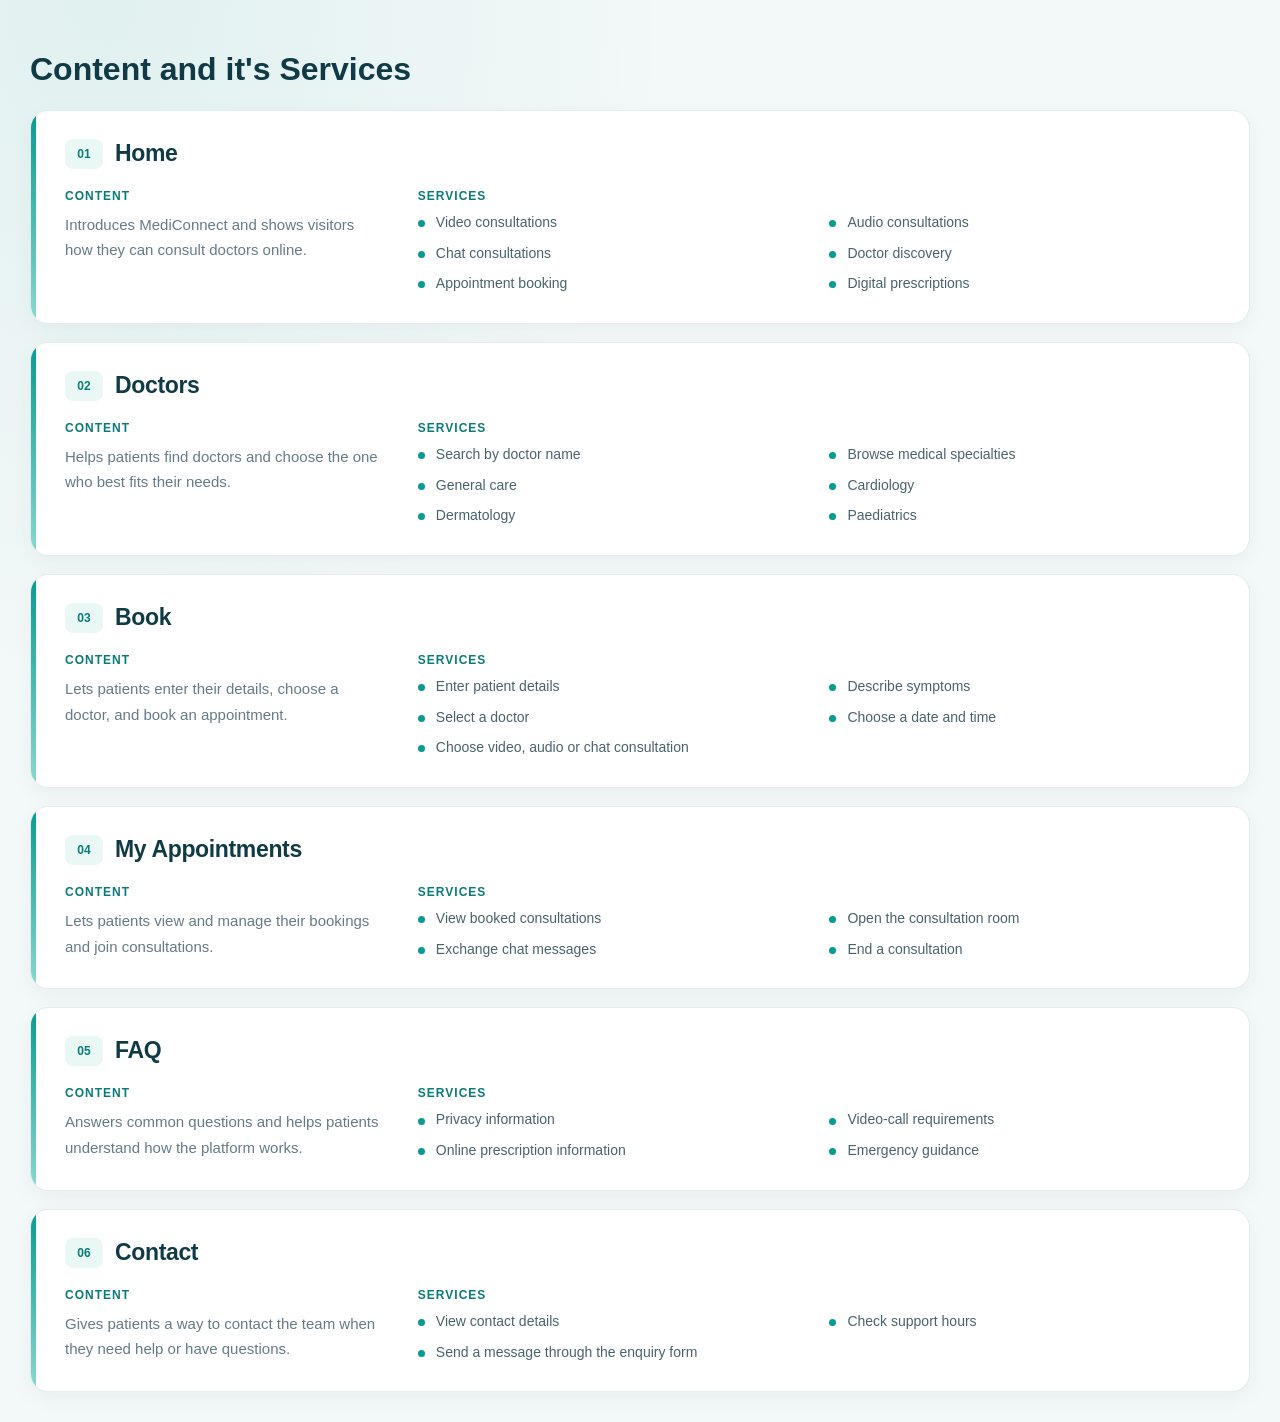
<file: Info/content_and_services.html>
<!DOCTYPE html>
<html lang="en">
<head>
  <meta charset="UTF-8">
  <meta name="viewport" content="width=device-width, initial-scale=1.0">
  <title>MediConnect – Website Pages</title>
  <style>
    :root {
      --ink: #103b46;
      --muted: #647b88;
      --teal: #079b91;
      --teal-dark: #087c78;
      --line: #e1eceb;
      --page: #f3f8f8;
    }

    * { box-sizing: border-box; }

    body {
      margin: 0;
      padding: 30px;
      background:
        radial-gradient(ellipse at 8% 0%, rgba(8, 155, 145, .08), transparent 34%),
        var(--page);
      color: var(--ink);
      font-family: Inter, "Segoe UI", Arial, sans-serif;
    }

    main {
      width: 100%;
      margin: 0;
      display: flex;
      flex-direction: column;
      gap: 18px;
    }

    .tile {
      width: 100%;
      padding: 28px 34px;
      border: 1px solid var(--line);
      border-radius: 18px;
      background: #fff;
      box-shadow: 0 7px 22px rgba(21, 65, 73, .045);
      position: relative;
      overflow: hidden;
    }

    .tile::before {
      content: "";
      position: absolute;
      inset: 0 auto 0 0;
      width: 5px;
      background: linear-gradient(180deg, var(--teal), #8bd9ce);
    }

    .topline {
      display: flex;
      align-items: center;
      gap: 12px;
      margin-bottom: 20px;
    }

    .number {
      display: inline-flex;
      align-items: center;
      justify-content: center;
      min-width: 38px;
      height: 30px;
      border-radius: 8px;
      background: #e9f8f5;
      color: var(--teal-dark);
      font-size: 12px;
      font-weight: 800;
    }

    .category {
      color: #8a9da5;
      font-size: 11px;
      font-weight: 800;
      letter-spacing: 1.3px;
      text-transform: uppercase;
    }

    h2 {
      margin: 0;
      color: var(--ink);
      font-size: 23px;
      line-height: 1.3;
      letter-spacing: -.35px;
    }

    .details {
      display: grid;
      grid-template-columns: minmax(220px, .8fr) minmax(0, 2fr);
      gap: 34px;
      align-items: start;
    }

    .section-title {
      margin: 0 0 9px;
      color: var(--teal-dark);
      font-size: 12px;
      font-weight: 800;
      letter-spacing: 1px;
      text-transform: uppercase;
    }

    .description {
      margin: 0;
      color: var(--muted);
      font-size: 15px;
      line-height: 1.7;
    }

    .services {
      display: grid;
      grid-template-columns: repeat(2, minmax(0, 1fr));
      gap: 9px 26px;
      margin: 0;
      padding: 0;
      list-style: none;
    }

    .services li {
      position: relative;
      padding-left: 18px;
      color: #48636d;
      font-size: 14px;
      line-height: 1.55;
    }

    .services li::before {
      content: "";
      position: absolute;
      left: 0;
      top: .58em;
      width: 7px;
      height: 7px;
      border-radius: 50%;
      background: var(--teal);
    }

    @media (max-width: 700px) {
      body { padding: 16px; }
      .tile { padding: 24px 22px 24px 26px; }
      .details { grid-template-columns: 1fr; gap: 20px; }
      .services { grid-template-columns: 1fr; }
    }
  </style>
  <h1>Content and it's Services</h1>
</head>
<body>
  <main>
    <section class="tile">
      <div class="topline">
        <span class="number">01</span>
        <h2>Home</h2>
      </div>
      <div class="details">
        <div>
          <h3 class="section-title">Content</h3>
          <p class="description">Introduces MediConnect and shows visitors how they can consult doctors online.</p>
        </div>
        <div>
          <h3 class="section-title">Services</h3>
          <ul class="services">
            <li>Video consultations</li>
            <li>Audio consultations</li>
            <li>Chat consultations</li>
            <li>Doctor discovery</li>
            <li>Appointment booking</li>
            <li>Digital prescriptions</li>
          </ul>
        </div>
      </div>
    </section>

    <section class="tile">
      <div class="topline">
        <span class="number">02</span>
        <h2>Doctors</h2>
      </div>
      <div class="details">
        <div>
          <h3 class="section-title">Content</h3>
          <p class="description">Helps patients find doctors and choose the one who best fits their needs.</p>
        </div>
        <div>
          <h3 class="section-title">Services</h3>
          <ul class="services">
            <li>Search by doctor name</li>
            <li>Browse medical specialties</li>
            <li>General care</li>
            <li>Cardiology</li>
            <li>Dermatology</li>
            <li>Paediatrics</li>
          </ul>
        </div>
      </div>
    </section>

    <section class="tile">
      <div class="topline">
        <span class="number">03</span>
        <h2>Book</h2>
      </div>
      <div class="details">
        <div>
          <h3 class="section-title">Content</h3>
          <p class="description">Lets patients enter their details, choose a doctor, and book an appointment.</p>
        </div>
        <div>
          <h3 class="section-title">Services</h3>
          <ul class="services">
            <li>Enter patient details</li>
            <li>Describe symptoms</li>
            <li>Select a doctor</li>
            <li>Choose a date and time</li>
            <li>Choose video, audio or chat consultation</li>
          </ul>
        </div>
      </div>
    </section>

    <section class="tile">
      <div class="topline">
        <span class="number">04</span>
        <h2>My Appointments</h2>
      </div>
      <div class="details">
        <div>
          <h3 class="section-title">Content</h3>
          <p class="description">Lets patients view and manage their bookings and join consultations.</p>
        </div>
        <div>
          <h3 class="section-title">Services</h3>
          <ul class="services">
            <li>View booked consultations</li>
            <li>Open the consultation room</li>
            <li>Exchange chat messages</li>
            <li>End a consultation</li>
          </ul>
        </div>
      </div>
    </section>

    <section class="tile">
      <div class="topline">
        <span class="number">05</span>
        <h2>FAQ</h2>
      </div>
      <div class="details">
        <div>
          <h3 class="section-title">Content</h3>
          <p class="description">Answers common questions and helps patients understand how the platform works.</p>
        </div>
        <div>
          <h3 class="section-title">Services</h3>
          <ul class="services">
            <li>Privacy information</li>
            <li>Video-call requirements</li>
            <li>Online prescription information</li>
            <li>Emergency guidance</li>
          </ul>
        </div>
      </div>
    </section>

    <section class="tile">
      <div class="topline">
        <span class="number">06</span>
        <h2>Contact</h2>
      </div>
      <div class="details">
        <div>
          <h3 class="section-title">Content</h3>
          <p class="description">Gives patients a way to contact the team when they need help or have questions.</p>
        </div>
        <div>
          <h3 class="section-title">Services</h3>
          <ul class="services">
            <li>View contact details</li>
            <li>Check support hours</li>
            <li>Send a message through the enquiry form</li>
          </ul>
        </div>
      </div>
    </section>
  </main>
</body>
</html>
</file>
